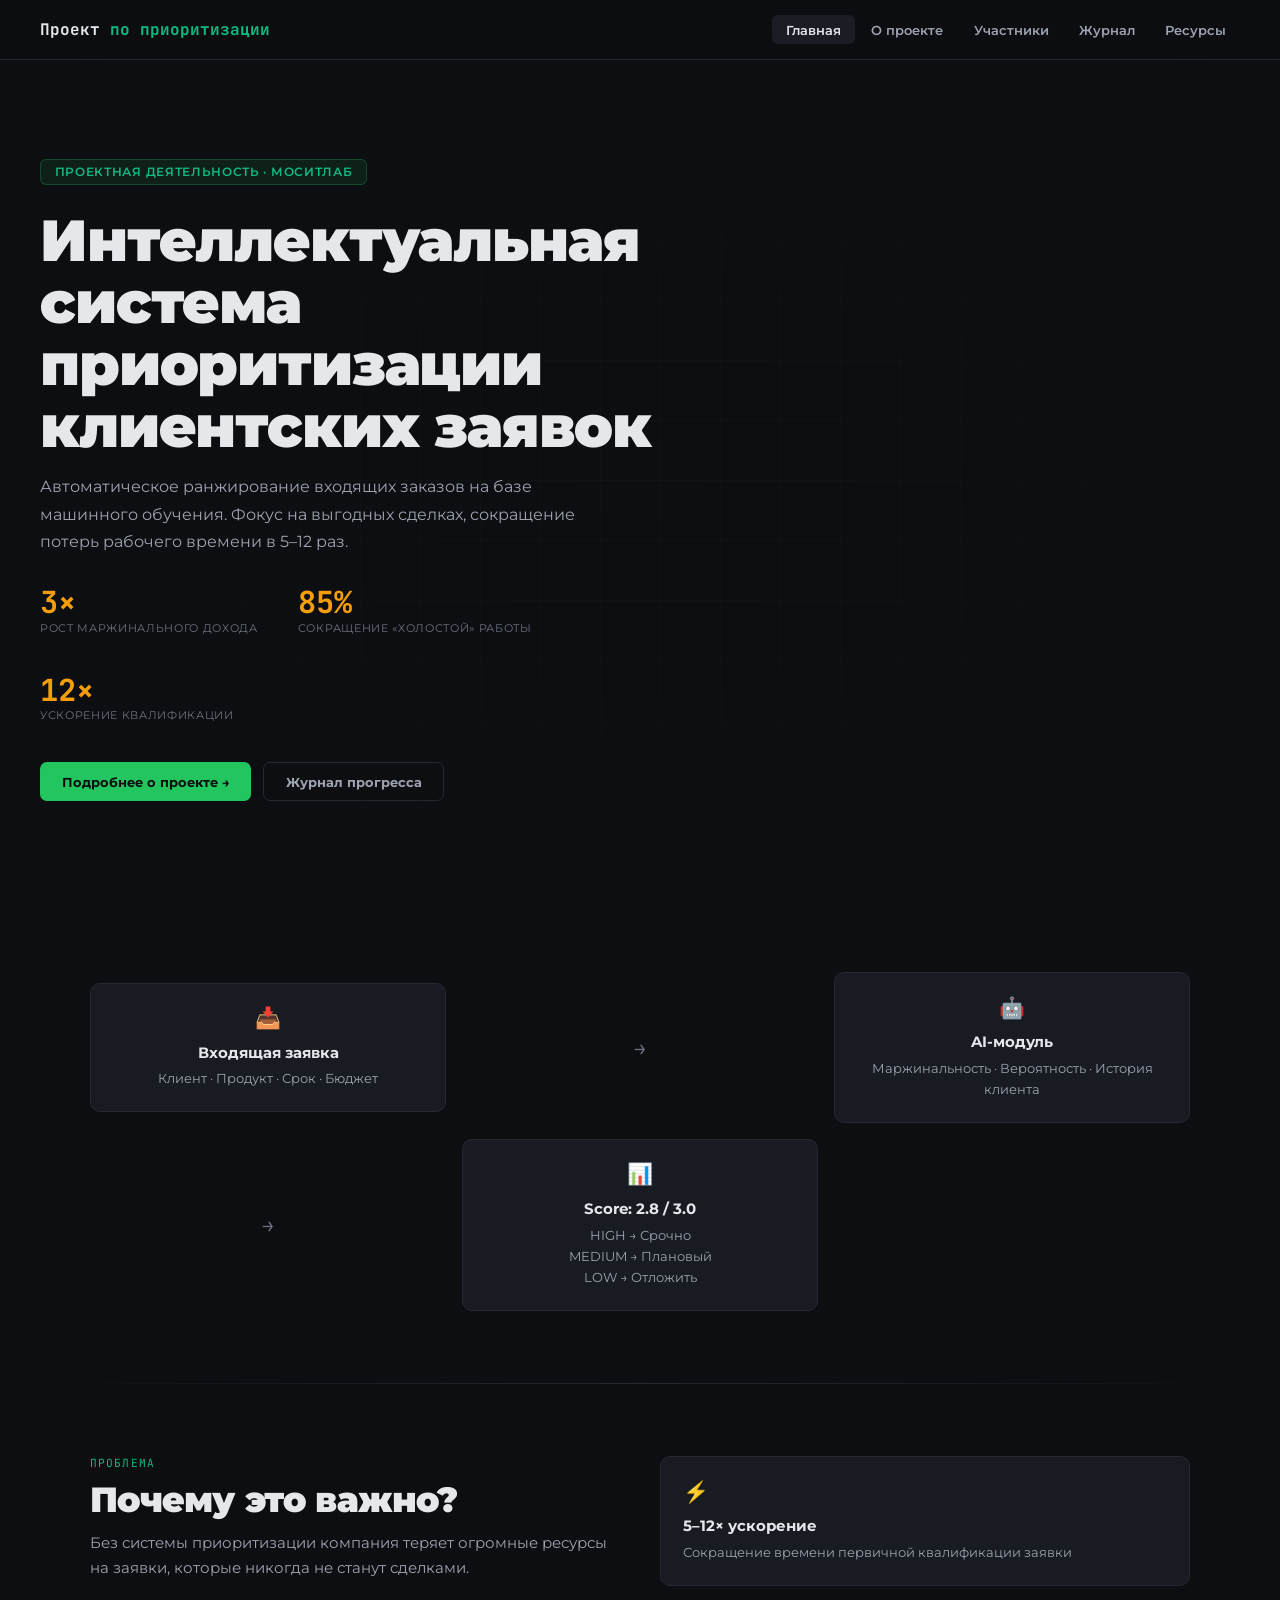
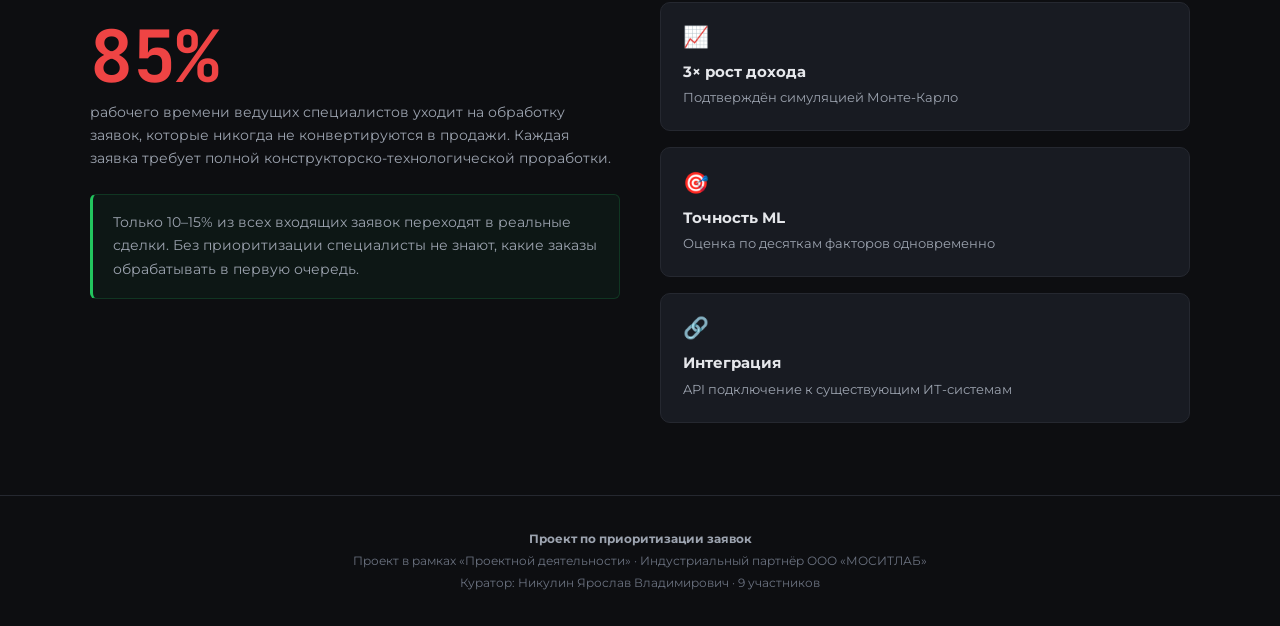
<file: site/Колесник Дмитрий/mositlab-site/index.html>
<!DOCTYPE html>
<html lang="ru">
<head>
    <meta charset="UTF-8">
    <meta name="viewport" content="width=device-width, initial-scale=1.0">
    <title>Проект по приоритизации заявок</title>
    <link rel="stylesheet" href="css/style.css">
</head>
<body>
<nav>
    <a href="#" class="nav-logo" onclick="return showPage('home')">Проект <span>по приоритизации</span></a>
    <ul class="nav-links">
        <li><a href="#" id="nav-home" class="active" onclick="return showPage('home')">Главная</a></li>
        <li><a href="#" id="nav-about" onclick="return showPage('about')">О проекте</a></li>
        <li><a href="#" id="nav-team" onclick="return showPage('team')">Участники</a></li>
        <li><a href="#" id="nav-journal" onclick="return showPage('journal')">Журнал</a></li>
        <li><a href="#" id="nav-resources" onclick="return showPage('resources')">Ресурсы</a></li>
    </ul>
</nav>

<main>
    <section id="page-home" class="page active">
        <div class="hero">
            <div class="hero-grid"></div>
            <div class="hero-content">
                <div class="hero-badge">Проектная деятельность · МОСИТЛАБ</div>
                <h1>Интеллектуальная система приоритизации клиентских заявок</h1>
                <p class="hero-sub">Автоматическое ранжирование входящих заказов на базе машинного обучения. Фокус на выгодных сделках, сокращение потерь рабочего времени в 5–12 раз.</p>
                <div class="hero-stats">
                    <div class="stat"><span class="stat-num">3×</span><span class="stat-label">Рост маржинального дохода</span></div>
                    <div class="stat"><span class="stat-num">85%</span><span class="stat-label">Сокращение «холостой» работы</span></div>
                    <div class="stat"><span class="stat-num">12×</span><span class="stat-label">Ускорение квалификации</span></div>
                </div>
                <div class="hero-buttons">
                    <a href="#" class="btn btn-primary" onclick="return showPage('about')">Подробнее о проекте →</a>
                    <a href="#" class="btn btn-ghost" onclick="return showPage('journal')">Журнал прогресса</a>
                </div>
            </div>
        </div>
        <div class="section">
            <div class="cards" style="grid-template-columns: repeat(3, 1fr); align-items: center; text-align: center;">
                <div class="card">
                    <div class="card-icon">📥</div>
                    <div class="card-title">Входящая заявка</div>
                    <div class="card-text">Клиент · Продукт · Срок · Бюджет</div>
                </div>
                <div style="font-size: 1.5rem; color: var(--text3);">→</div>
                <div class="card">
                    <div class="card-icon">🤖</div>
                    <div class="card-title">AI-модуль</div>
                    <div class="card-text">Маржинальность · Вероятность · История клиента</div>
                </div>
                <div style="font-size: 1.5rem; color: var(--text3);">→</div>
                <div class="card">
                    <div class="card-icon">📊</div>
                    <div class="card-title">Score: 2.8 / 3.0</div>
                    <div class="card-text">HIGH → Срочно<br>MEDIUM → Плановый<br>LOW → Отложить</div>
                </div>
            </div>
        </div>
        <hr class="fancy">
        <div class="section">
            <div class="problem-grid">
                <div>
                    <div class="section-label">Проблема</div>
                    <div class="section-title">Почему это важно?</div>
                    <p class="section-sub">Без системы приоритизации компания теряет огромные ресурсы на заявки, которые никогда не станут сделками.</p>
                    <div class="big-number">85%</div>
                    <p style="color:var(--text2); font-size:0.9rem; line-height:1.6; margin-bottom:1.5rem;">рабочего времени ведущих специалистов уходит на обработку заявок, которые никогда не конвертируются в продажи. Каждая заявка требует полной конструкторско-технологической проработки.</p>
                    <div class="highlight-box">
                        <p>Только 10–15% из всех входящих заявок переходят в реальные сделки. Без приоритизации специалисты не знают, какие заказы обрабатывать в первую очередь.</p>
                    </div>
                </div>
                <div class="cards">
                    <div class="card"><div class="card-icon">⚡</div><div class="card-title">5–12× ускорение</div><div class="card-text">Сокращение времени первичной квалификации заявки</div></div>
                    <div class="card"><div class="card-icon">📈</div><div class="card-title">3× рост дохода</div><div class="card-text">Подтверждён симуляцией Монте-Карло</div></div>
                    <div class="card"><div class="card-icon">🎯</div><div class="card-title">Точность ML</div><div class="card-text">Оценка по десяткам факторов одновременно</div></div>
                    <div class="card"><div class="card-icon">🔗</div><div class="card-title">Интеграция</div><div class="card-text">API подключение к существующим ИТ-системам</div></div>
                </div>
            </div>
        </div>
    </section>

    <section id="page-about" class="page">
        <div class="section">
            <div class="section-label">О проекте</div>
            <div class="section-title">Разработка информационной системы приоритизации клиентских заявок</div>
            <p class="section-sub">Проект реализован для индустриального партнёра ООО «МОСИТЛАБ» в рамках проектной деятельности.</p>
            
            <div class="section-label" style="margin-top:2rem;">Архитектура системы</div>
            <div class="arch-diagram">
                <div class="arch-box"><strong>CRM / ERP</strong><span>Источники данных<br>Заявки, Клиенты, История</span></div>
                <div class="arch-arrow">→</div>
                <div class="arch-box"><strong>API Gateway</strong><span>REST API<br>Авторизация, Маршрутизация</span></div>
                <div class="arch-arrow">→</div>
                <div class="arch-box"><strong>ML Engine</strong><span>XGBoost / Random Forest<br>Скоринг 0–3, SHAP</span></div>
                <div class="arch-arrow">→</div>
                <div class="arch-box"><strong>Web Dashboard</strong><span>Интерфейс менеджера<br>Аналитика, Трассировка</span></div>
            </div>

            <div class="timeline">
                <div class="tl-item"><div class="tl-num">Этап 01</div><div class="tl-title">Анализ и сбор данных</div><div class="tl-text">Глубокий анализ бизнес-процессов «as-is» в МОСИТЛАБ. Получены реальные исторические данные о заказах для обучения модели. Разработана схема предварительной обработки и обогащения заявок. Проведено более 15 интервью с ключевыми специалистами компании.</div></div>
                <div class="tl-item"><div class="tl-num">Этап 02</div><div class="tl-title">Разработка AI-модели ранжирования</div><div class="tl-text">Создан и протестирован MVP AI-модели на базе градиентного бустинга. Модель оценивает перспективность каждой заявки по десяткам факторов: маржинальность, вероятность закрытия, сложность исполнения, история клиента. Результат — приоритет High / Medium / Low с объяснимостью решений.</div></div>
                <div class="tl-item"><div class="tl-num">Этап 03</div><div class="tl-title">Backend и интеграционная архитектура</div><div class="tl-text">Реализована серверная часть, REST API, механизмы автоматической загрузки заявок из существующих систем заказчика (CRM, 1C ERP) и расчёта приоритетов в реальном времени. Система работает в асинхронном режиме с гарантией доставки результатов.</div></div>
                <div class="tl-item"><div class="tl-num">Этап 04</div><div class="tl-title">Веб-интерфейс и тестирование</div><div class="tl-text">Создан удобный дашборд для работы с приоритетами, реализована полная трассировка решений. Проведено end-to-end тестирование на реальных данных. Симуляция Монте-Карло подтвердила значительный рост маржинального дохода — до 3× по оптимистичному сценарию.</div></div>
            </div>
        </div>
    </section>

    <section id="page-team" class="page">
        <div class="section">
            <div class="section-label">Команда проекта</div>
            <div class="section-title">Участники и их вклад</div>
            <p class="section-sub">Проект реализован командой из 9 студентов под руководством куратора.</p>
            
            <div class="leader-section">
                <div class="team-card" style="border-color: var(--accent);">
                    <div class="avatar">НЯ</div>
                    <div class="team-name">Никулин Ярослав Владимирович</div>
                    <div class="team-group">Куратор проекта</div>
                    <div class="team-role">Научный руководитель</div>
                    <div class="team-contrib">Общее руководство проектом, экспертиза в области машинного обучения и бизнес-аналитики. Координация взаимодействия с индустриальным партнёром ООО «МОСИТЛАБ».</div>
                </div>
            </div>

            <div class="section-label">Участники</div>
            <div class="team-grid">
                <div class="team-card"><div class="avatar">АР</div><div class="team-name">Ашрафулин Рамиль Русланович</div><div class="team-group">Группа 231-321</div><div class="team-role">🔬 Анализ данных</div><div class="team-contrib">Разработка системы признаков (фичей) для ML-модели. Предобработка исторических данных заказов, нормализация и очистка. Реализация pipeline трансформации данных для обучения и инференса.</div></div>
                <div class="team-card"><div class="avatar">БД</div><div class="team-name">Бекмуратов Дилмурат Бекмуратович</div><div class="team-group">Группа 231-321</div><div class="team-role">🤖 ML-разработка</div><div class="team-contrib">Обучение и валидация модели классификации приоритетов. Подбор гиперпараметров, оценка качества предсказаний. Реализация механизма объяснимости решений на основе SHAP-значений.</div></div>
                <div class="team-card"><div class="avatar">БЕ</div><div class="team-name">Блюдова Екатерина Викторовна</div><div class="team-group">Группа 251-334</div><div class="team-role">📋 Бизнес-аналитика</div><div class="team-contrib">Проведение интервью с сотрудниками МОСИТЛАБ, описание бизнес-процессов «as-is». Формирование технического задания, документирование функциональных и нефункциональных требований к системе.</div></div>
                <div class="team-card"><div class="avatar">ВР</div><div class="team-name">Волков Роман Сергеевич</div><div class="team-group">Группа 231-323</div><div class="team-role">⚙️ Backend</div><div class="team-contrib">Реализация серверной части на Python/FastAPI. Разработка REST API для взаимодействия с фронтендом и ML-модулем. Настройка очередей задач и асинхронной обработки заявок.</div></div>
                <div class="team-card"><div class="avatar">ГМ</div><div class="team-name">Гаджиагаев Магомедсаид Мамедович</div><div class="team-group">Группа 231-3213</div><div class="team-role">🔗 Интеграция</div><div class="team-contrib">Разработка коннекторов к CRM и 1C ERP заказчика. Реализация автоматической синхронизации заявок. Проектирование схемы базы данных и слоя хранения данных.</div></div>
                <div class="team-card"><div class="avatar">ГД</div><div class="team-name">Горячко Дарья Романовна</div><div class="team-group">Группа 241-321</div><div class="team-role">🎨 UX/UI и веб</div><div class="team-contrib">Проектирование пользовательского интерфейса дашборда. Разработка прототипов и макетов в Figma. Реализация фронтенда с визуализацией приоритетов, фильтрацией и сортировкой заявок.</div></div>
                <div class="team-card"><div class="avatar">ЗМ</div><div class="team-name">Зотов Михаил Павлович</div><div class="team-group">Группа 241-334</div><div class="team-role">📊 Эконом. моделирование</div><div class="team-contrib">Построение экономической модели и симуляции Монте-Карло. Расчёт ROI и оценка экономического эффекта от внедрения системы. Подготовка финансового раздела отчёта.</div></div>
                <div class="team-card"><div class="avatar">КА</div><div class="team-name">Качалиев Аким Эдемович</div><div class="team-group">Группа 251-951</div><div class="team-role">🧪 Тестирование и QA</div><div class="team-contrib">Разработка тест-плана и написание автоматических тестов. Проведение end-to-end тестирования системы на реальных данных. Нагрузочное тестирование API и выявление узких мест производительности.</div></div>
                <div class="team-card"><div class="avatar">КД</div><div class="team-name">Колесник Дмитрий Сергеевич</div><div class="team-group">Группа 251-333</div><div class="team-role">🤖 ML-инженер</div><div class="team-contrib">Написание технической документации, руководства пользователя и администратора. Настройка CI/CD pipeline, Docker-контейнеризация системы. Подготовка презентации финального отчёта.</div></div>
            </div>
        </div>
    </section>

    <section id="page-journal" class="page">
        <div class="section">
            <div class="section-label">Журнал прогресса</div>
            <div class="section-title">История разработки</div>
            <p class="section-sub">Ключевые события и достижения проекта в хронологическом порядке.</p>
            <div class="posts">
                <article class="post">
                    <div class="post-body">
                        <div class="post-meta"><span class="post-date">04 · ЭТАП IV</span><span class="tag">Финальный</span></div>
                        <h3 class="post-title">Запущен веб-интерфейс и проведено комплексное тестирование</h3>
                        <p class="post-text">Создан удобный дашборд для работы с приоритетами заявок. Интерфейс отображает распределение по уровням приоритета, детальную карточку каждой заявки с объяснением решения AI, тренды и аналитику. Реализована полная трассировка — менеджер видит, какие факторы повлияли на оценку. Проведено end-to-end тестирование на реальных данных МОСИТЛАБ. Симуляция Монте-Карло (10 000 итераций) подтвердила экономический эффект: рост маржинального дохода в 1.7–3.0× в зависимости от сценария. Система готова к пилотному внедрению.</p>
                        <div style="margin-top:0.5rem; color:var(--text3); font-size:0.8rem;">✓ Готово к внедрению · Монте-Карло · 10 000 итераций</div>
                    </div>
                </article>
                <article class="post">
                    <div class="post-body">
                        <div class="post-meta"><span class="post-date">03 · ЭТАП III</span><span class="tag">Backend</span></div>
                        <h3 class="post-title">Разработан backend и интеграционная архитектура</h3>
                        <p class="post-text">Реализована серверная часть на FastAPI (Python). Спроектированы и задокументированы REST API endpoints для управления заявками, получения приоритетов и доступа к аналитике. Настроена очередь задач на Celery + Redis для асинхронного расчёта приоритетов. Разработаны коннекторы для автоматической загрузки заявок из CRM и 1C ERP МОСИТЛАБ. Интеграция работает в режиме реального времени с polling-интервалом 5 минут. Вся инфраструктура упакована в Docker Compose для простого развёртывания.</p>
                        <div style="margin-top:0.5rem; color:var(--text3); font-size:0.8rem;">FastAPI · Celery · Docker</div>
                    </div>
                </article>
                <article class="post">
                    <div class="post-body">
                        <div class="post-meta"><span class="post-date">02 · ЭТАП II</span><span class="tag">Machine Learning</span></div>
                        <h3 class="post-title">Внедрён алгоритм ранжирования на основе машинного обучения</h3>
                        <p class="post-text">Создан и протестирован MVP AI-модели, которая оценивает перспективность каждой заявки по десяткам факторов и присваивает приоритет (HIGH / MEDIUM / LOW). Испытано несколько алгоритмов: Logistic Regression, Random Forest, XGBoost. По совокупности метрик (F1-score, ROC-AUC, скорость инференса) выбран XGBoost. Достигнута точность 81% на отложенной выборке. Внедрена объяснимость решений через SHAP-значения — специалист видит, почему заявке присвоен тот или иной приоритет.</p>
                        <div style="margin-top:0.5rem; color:var(--text3); font-size:0.8rem;">XGBoost · F1=0.81 · AUC=0.87</div>
                    </div>
                </article>
                <article class="post">
                    <div class="post-body">
                        <div class="post-meta"><span class="post-date">01 · ЭТАП I</span><span class="tag">Анализ</span></div>
                        <h3 class="post-title">Добавлен модуль анализа и сбора данных</h3>
                        <p class="post-text">Команда завершила глубокий анализ бизнес-процессов «as-is» в МОСИТЛАБ и получила реальные исторические данные о заказах для обучения модели. Проведено более 15 интервью с ключевыми специалистами компании — коммерческим директором, руководителями отделов и инженерами-конструкторами. Составлен реестр всех факторов, влияющих на успешность сделки. Разработана схема предварительной обработки и обогащения заявок: нормализация, обработка пропусков, кодирование категориальных переменных. Результаты задокументированы в виде Data Specification документа.</p>
                        <div style="margin-top:0.5rem; color:var(--text3); font-size:0.8rem;">Завершено · 9 участников · 3 недели</div>
                    </div>
                </article>
            </div>
        </div>
    </section>

    <section id="page-resources" class="page">
        <div class="section">
            <div class="section-label">Ресурсы</div>
            <div class="section-title">Полезные материалы</div>
            <p class="section-sub">Ссылки на партнёра, академические статьи и инструменты, которые помогут глубже понять суть проекта.</p>
            <div class="section-label" style="margin-top:1.5rem;">Индустриальный партнёр</div>
            <div class="resources-grid">
                <a href="https://mositlab.ru" class="res-card" target="_blank"><div class="res-type">🏢 Партнёр</div><div class="res-title">ООО «МОСИТЛАБ»</div><div class="res-desc">Индустриальный партнёр проекта. Производственная компания, специализирующаяся на разработке и изготовлении сложных технических изделий под заказ.</div><div class="res-link">mositlab.ru →</div></a>
            </div>
            <div class="section-label" style="margin-top:2rem;">Академические материалы</div>
            <div class="resources-grid">
                <a href="https://scikit-learn.org" class="res-card" target="_blank"><div class="res-type">Документация · ML</div><div class="res-title">Scikit-learn: Supervised Learning</div><div class="res-desc">Официальная документация по алгоритмам машинного обучения, использованным в проекте: Random Forest, Gradient Boosting, оценка качества моделей.</div><div class="res-link">scikit-learn.org →</div></a>
                <a href="https://xgboost.readthedocs.io" class="res-card" target="_blank"><div class="res-type">Документация · ML</div><div class="res-title">XGBoost Documentation</div><div class="res-desc">Документация по XGBoost — основному алгоритму градиентного бустинга, применённому для классификации приоритетов заявок. Включает туториалы и API-reference.</div><div class="res-link">xgboost.readthedocs.io →</div></a>
                <a href="https://shap.readthedocs.io" class="res-card" target="_blank"><div class="res-type">Документация · XAI</div><div class="res-title">SHAP: Explainable AI</div><div class="res-desc">Библиотека для объяснения предсказаний ML-моделей. Используется в проекте для трассировки решений: какие факторы и насколько повлияли на приоритет заявки.</div><div class="res-link">shap.readthedocs.io →</div></a>
                <a href="https://fastapi.tiangolo.com" class="res-card" target="_blank"><div class="res-type">Документация · Backend</div><div class="res-title">FastAPI Framework</div><div class="res-desc">Современный Python-фреймворк для разработки REST API. Использован для реализации серверной части системы приоритизации с автоматической документацией.</div><div class="res-link">fastapi.tiangolo.com →</div></a>
            </div>
            <div class="section-label" style="margin-top:2rem;">Видео-материалы</div>
            <div class="resources-grid">
                <div class="res-card" style="padding:0; overflow:hidden; border:none;">
                    <div class="video-container">
                        <iframe src="https://www.youtube.com/embed/Gv9_4yMHFhI" title="YouTube video player" frameborder="0" allow="accelerometer; autoplay; clipboard-write; encrypted-media; gyroscope; picture-in-picture" allowfullscreen></iframe>
                    </div>
                    <div style="padding:1rem;">
                        <div class="res-type">Видео · Обучение</div>
                        <div class="res-title">Machine Learning Tutorial</div>
                        <div class="res-desc">Введение в машинное обучение для бизнеса и разработки.</div>
                    </div>
                </div>
            </div>
        </div>
    </section>
</main>

<footer>
    <strong>Проект по приоритизации заявок</strong><br>
    Проект в рамках «Проектной деятельности» · Индустриальный партнёр ООО «МОСИТЛАБ»<br>
    Куратор: Никулин Ярослав Владимирович · 9 участников
</footer>

<script src="js/main.js"></script>
</body>
</html>
</file>
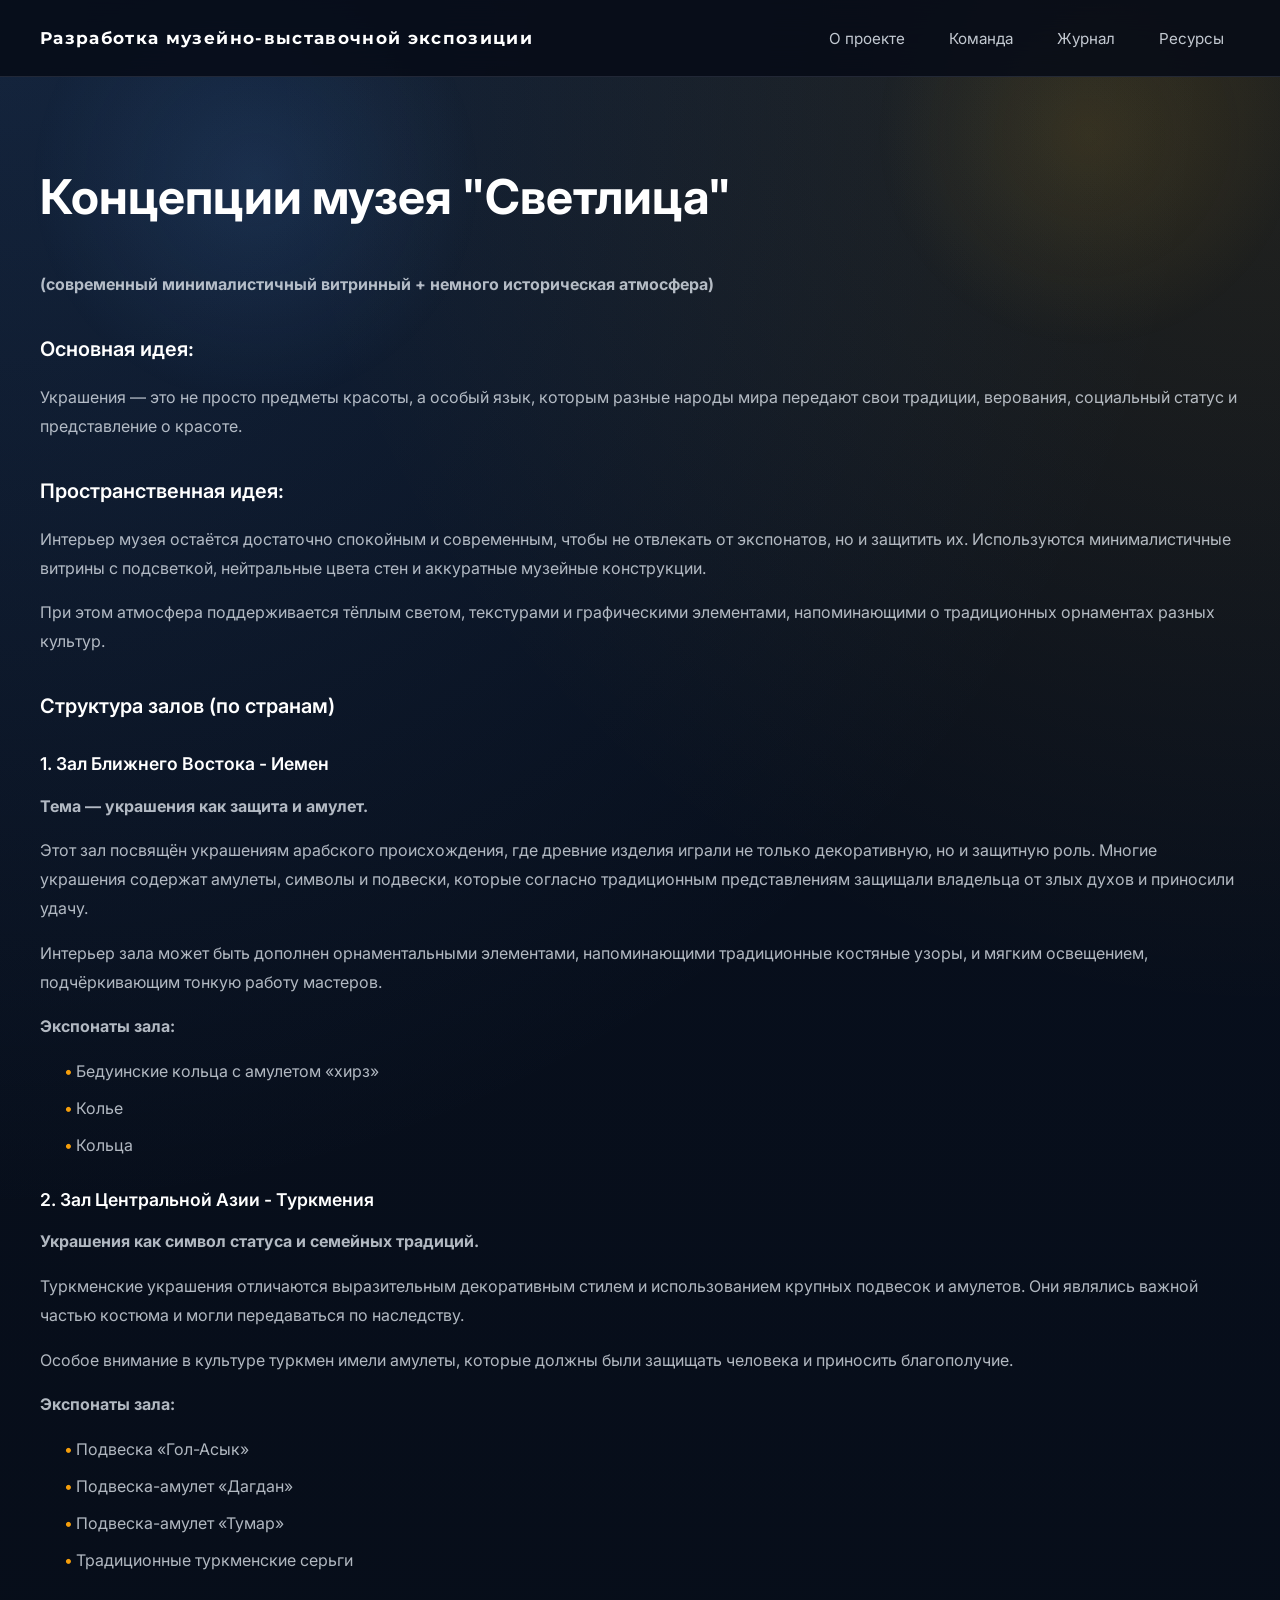
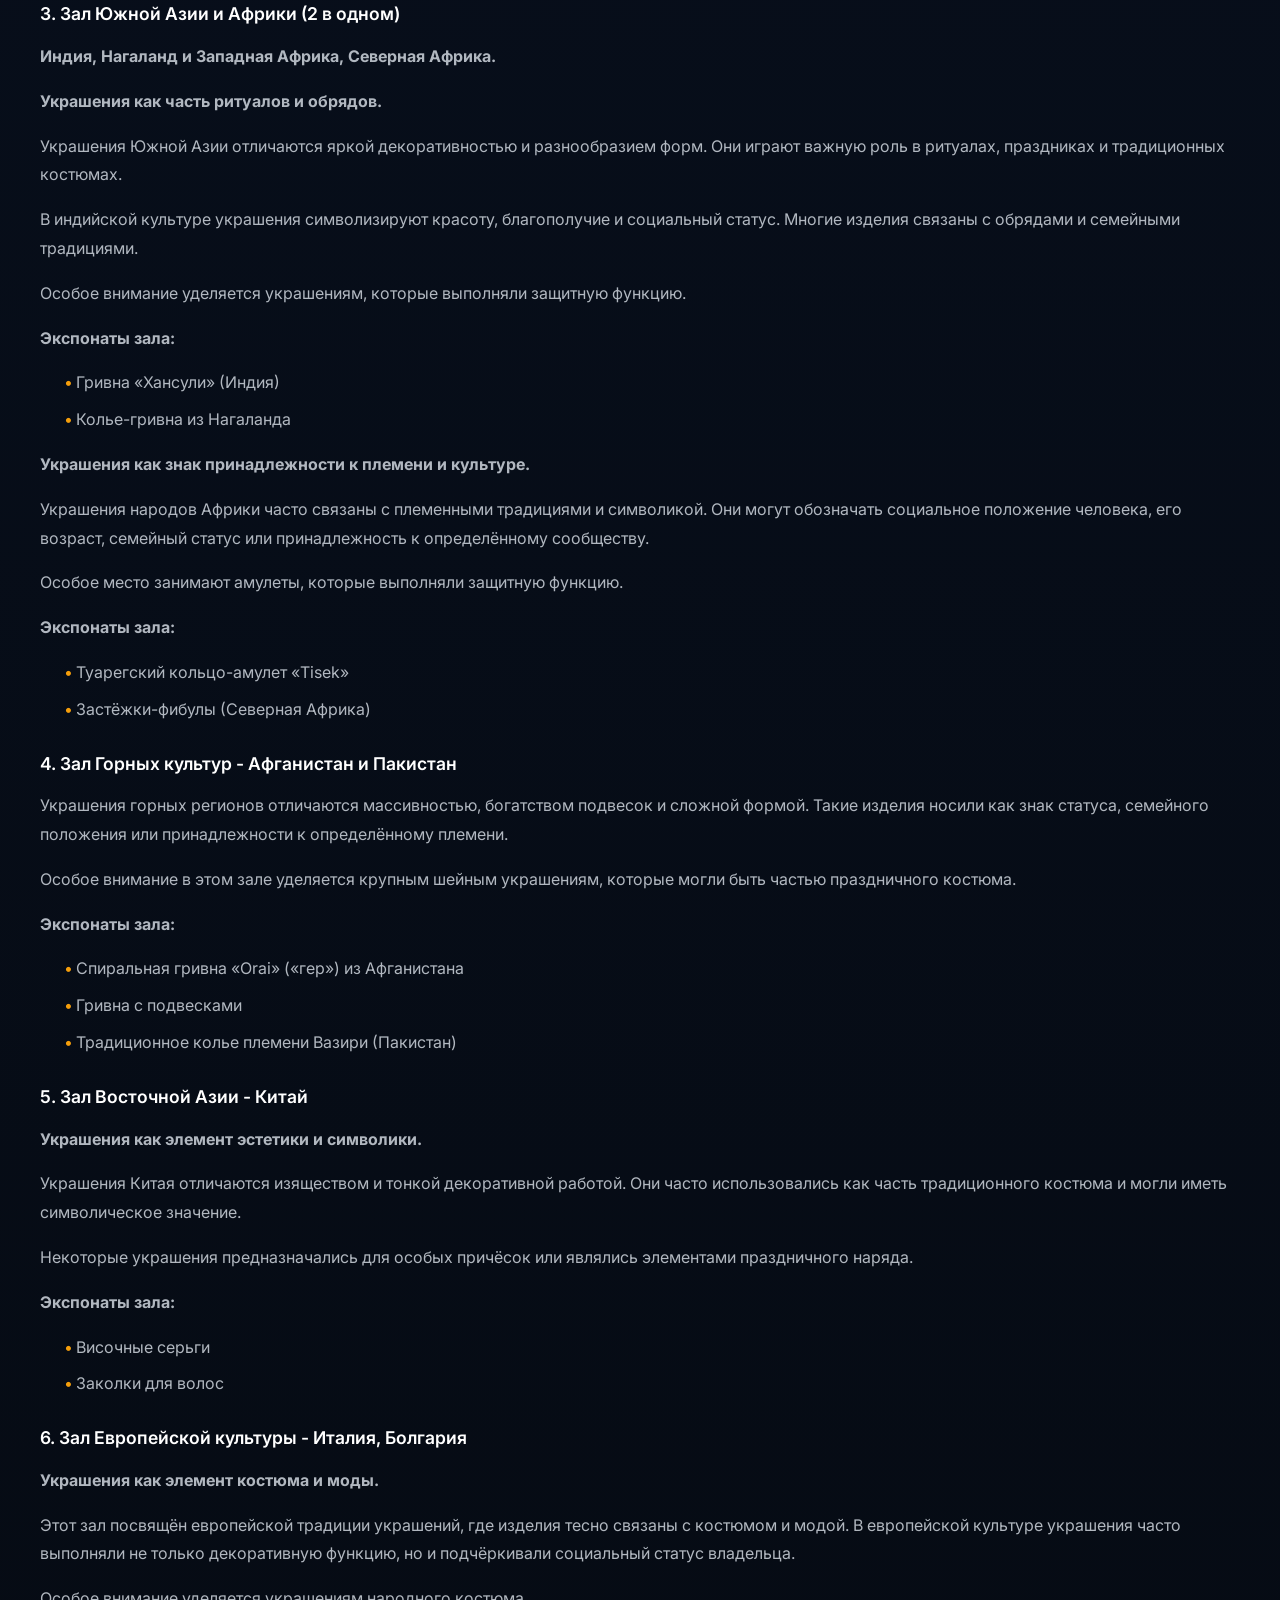
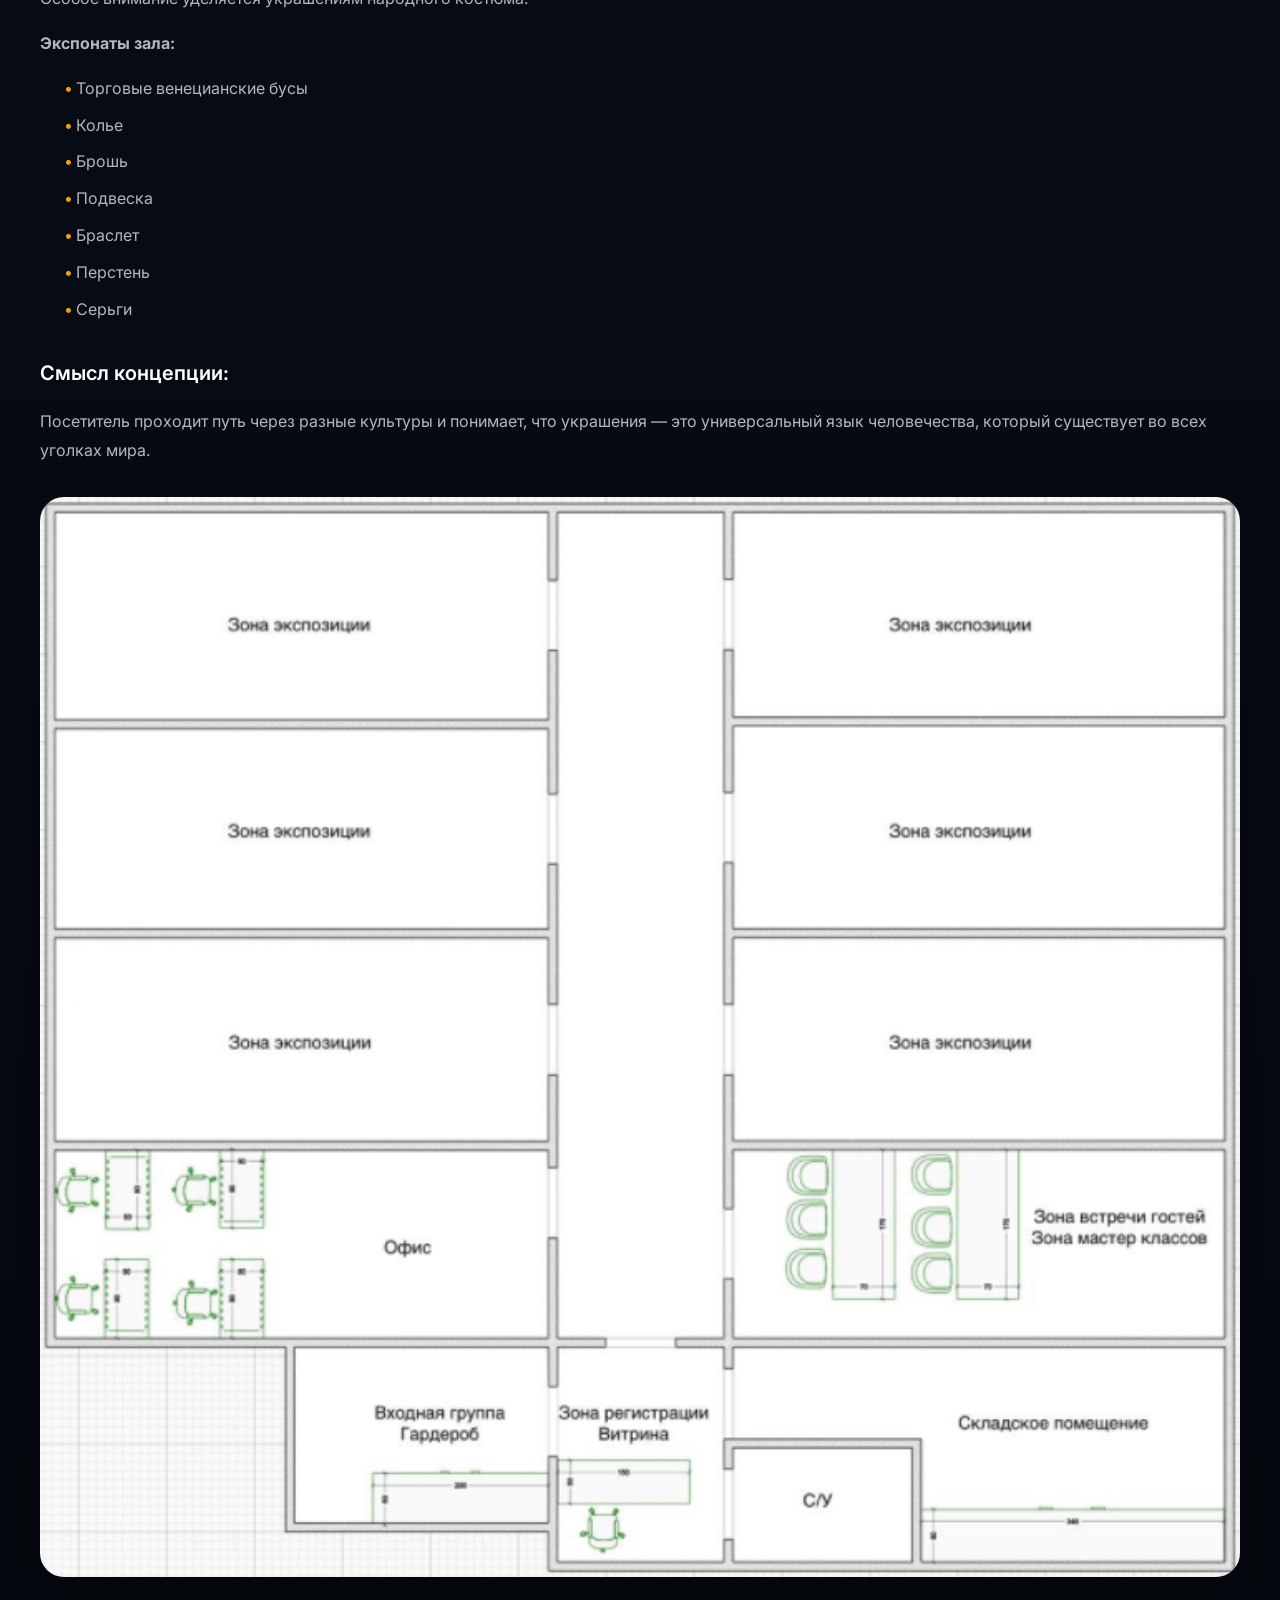
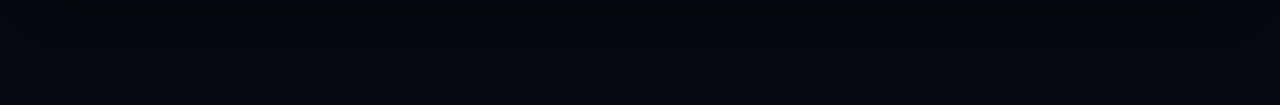
<file: site/Окуньков Максим/vjm-site/journal-1.html>
<!DOCTYPE html>
<html lang="ru">
<head>
    <meta charset="UTF-8">
    <meta name="viewport" content="width=device-width, initial-scale=1.0">
    <title>Исследование аудитории</title>
    <link rel="preconnect" href="https://fonts.googleapis.com">
    <link rel="preconnect" href="https://fonts.gstatic.com" crossorigin>
    <link href="https://fonts.googleapis.com/css2?family=Inter:wght@400;500;600;700;800&family=Montserrat:wght@500;700;800&display=swap" rel="stylesheet">
    <link rel="stylesheet" href="css/style.css">
</head>
<body>
<header class="topbar">
    <div class="container topbar-inner">
        <a class="brand" href="index.html#home">Разработка музейно-выставочной экспозиции</a>
        <nav class="nav">
            <a href="index.html#about">О проекте</a>
            <a href="index.html#team">Команда</a>
            <a href="index.html#journal">Журнал</a>
            <a href="index.html#resources">Ресурсы</a>
        </nav>
    </div>
</header>
<main>
<section class="section">
    <div class="container">
        <div class="section-head">
            <h2 class="section-title">Концепции музея "Светлица"</h2>
        </div>
        <div class="journal-content">
            <p><strong>(современный минималистичный витринный + немного историческая атмосфера)</strong></p>
            
            <h3>Основная идея:</h3>
            <p>Украшения — это не просто предметы красоты, а особый язык, которым разные народы мира передают свои традиции, верования, социальный статус и представление о красоте.</p>
            
            <h3>Пространственная идея:</h3>
            <p>Интерьер музея остаётся достаточно спокойным и современным, чтобы не отвлекать от экспонатов, но и защитить их. Используются минималистичные витрины с подсветкой, нейтральные цвета стен и аккуратные музейные конструкции.</p>
            <p>При этом атмосфера поддерживается тёплым светом, текстурами и графическими элементами, напоминающими о традиционных орнаментах разных культур.</p>
            
            <h3>Структура залов (по странам)</h3>
            
            <h4>1. Зал Ближнего Востока - Иемен</h4>
            <p><strong>Тема — украшения как защита и амулет.</strong></p>
            <p>Этот зал посвящён украшениям арабского происхождения, где древние изделия играли не только декоративную, но и защитную роль. Многие украшения содержат амулеты, символы и подвески, которые согласно традиционным представлениям защищали владельца от злых духов и приносили удачу.</p>
            <p>Интерьер зала может быть дополнен орнаментальными элементами, напоминающими традиционные костяные узоры, и мягким освещением, подчёркивающим тонкую работу мастеров.</p>
            <p><strong>Экспонаты зала:</strong></p>
            <ul>
                <li>Бедуинские кольца с амулетом «хирз»</li>
                <li>Колье</li>
                <li>Кольца</li>
            </ul>
            
            <h4>2. Зал Центральной Азии - Туркмения</h4>
            <p><strong>Украшения как символ статуса и семейных традиций.</strong></p>
            <p>Туркменские украшения отличаются выразительным декоративным стилем и использованием крупных подвесок и амулетов. Они являлись важной частью костюма и могли передаваться по наследству.</p>
            <p>Особое внимание в культуре туркмен имели амулеты, которые должны были защищать человека и приносить благополучие.</p>
            <p><strong>Экспонаты зала:</strong></p>
            <ul>
                <li>Подвеска «Гол-Асык»</li>
                <li>Подвеска-амулет «Дагдан»</li>
                <li>Подвеска-амулет «Тумар»</li>
                <li>Традиционные туркменские серьги</li>
            </ul>
            
            <h4>3. Зал Южной Азии и Африки (2 в одном)</h4>
            <p><strong>Индия, Нагаланд и Западная Африка, Северная Африка.</strong></p>
            <p><strong>Украшения как часть ритуалов и обрядов.</strong></p>
            <p>Украшения Южной Азии отличаются яркой декоративностью и разнообразием форм. Они играют важную роль в ритуалах, праздниках и традиционных костюмах.</p>
            <p>В индийской культуре украшения символизируют красоту, благополучие и социальный статус. Многие изделия связаны с обрядами и семейными традициями.</p>
            <p>Особое внимание уделяется украшениям, которые выполняли защитную функцию.</p>
            <p><strong>Экспонаты зала:</strong></p>
            <ul>
                <li>Гривна «Хансули» (Индия)</li>
                <li>Колье-гривна из Нагаланда</li>
            </ul>
            <p><strong>Украшения как знак принадлежности к племени и культуре.</strong></p>
            <p>Украшения народов Африки часто связаны с племенными традициями и символикой. Они могут обозначать социальное положение человека, его возраст, семейный статус или принадлежность к определённому сообществу.</p>
            <p>Особое место занимают амулеты, которые выполняли защитную функцию.</p>
            <p><strong>Экспонаты зала:</strong></p>
            <ul>
                <li>Туарегский кольцо-амулет «Tisek»</li>
                <li>Застёжки-фибулы (Северная Африка)</li>
            </ul>
            
            <h4>4. Зал Горных культур - Афганистан и Пакистан</h4>
            <p>Украшения горных регионов отличаются массивностью, богатством подвесок и сложной формой. Такие изделия носили как знак статуса, семейного положения или принадлежности к определённому племени.</p>
            <p>Особое внимание в этом зале уделяется крупным шейным украшениям, которые могли быть частью праздничного костюма.</p>
            <p><strong>Экспонаты зала:</strong></p>
            <ul>
                <li>Спиральная гривна «Orai» («гер») из Афганистана</li>
                <li>Гривна с подвесками</li>
                <li>Традиционное колье племени Вазири (Пакистан)</li>
            </ul>
            
            <h4>5. Зал Восточной Азии - Китай</h4>
            <p><strong>Украшения как элемент эстетики и символики.</strong></p>
            <p>Украшения Китая отличаются изяществом и тонкой декоративной работой. Они часто использовались как часть традиционного костюма и могли иметь символическое значение.</p>
            <p>Некоторые украшения предназначались для особых причёсок или являлись элементами праздничного наряда.</p>
            <p><strong>Экспонаты зала:</strong></p>
            <ul>
                <li>Височные серьги</li>
                <li>Заколки для волос</li>
            </ul>
            
            <h4>6. Зал Европейской культуры - Италия, Болгария</h4>
            <p><strong>Украшения как элемент костюма и моды.</strong></p>
            <p>Этот зал посвящён европейской традиции украшений, где изделия тесно связаны с костюмом и модой. В европейской культуре украшения часто выполняли не только декоративную функцию, но и подчёркивали социальный статус владельца.</p>
            <p>Особое внимание уделяется украшениям народного костюма.</p>
            <p><strong>Экспонаты зала:</strong></p>
            <ul>
                <li>Торговые венецианские бусы</li>
                <li>Колье</li>
                <li>Брошь</li>
                <li>Подвеска</li>
                <li>Браслет</li>
                <li>Перстень</li>
                <li>Серьги</li>
            </ul>
            
            <h3>Смысл концепции:</h3>
            <p>Посетитель проходит путь через разные культуры и понимает, что украшения — это универсальный язык человечества, который существует во всех уголках мира.</p>
        </div>
        <img src="media/d1.2.png" alt="Концепция музея 2" class="journal-image">
    </div>
</section>
</main>
</body>
</html>
</file>
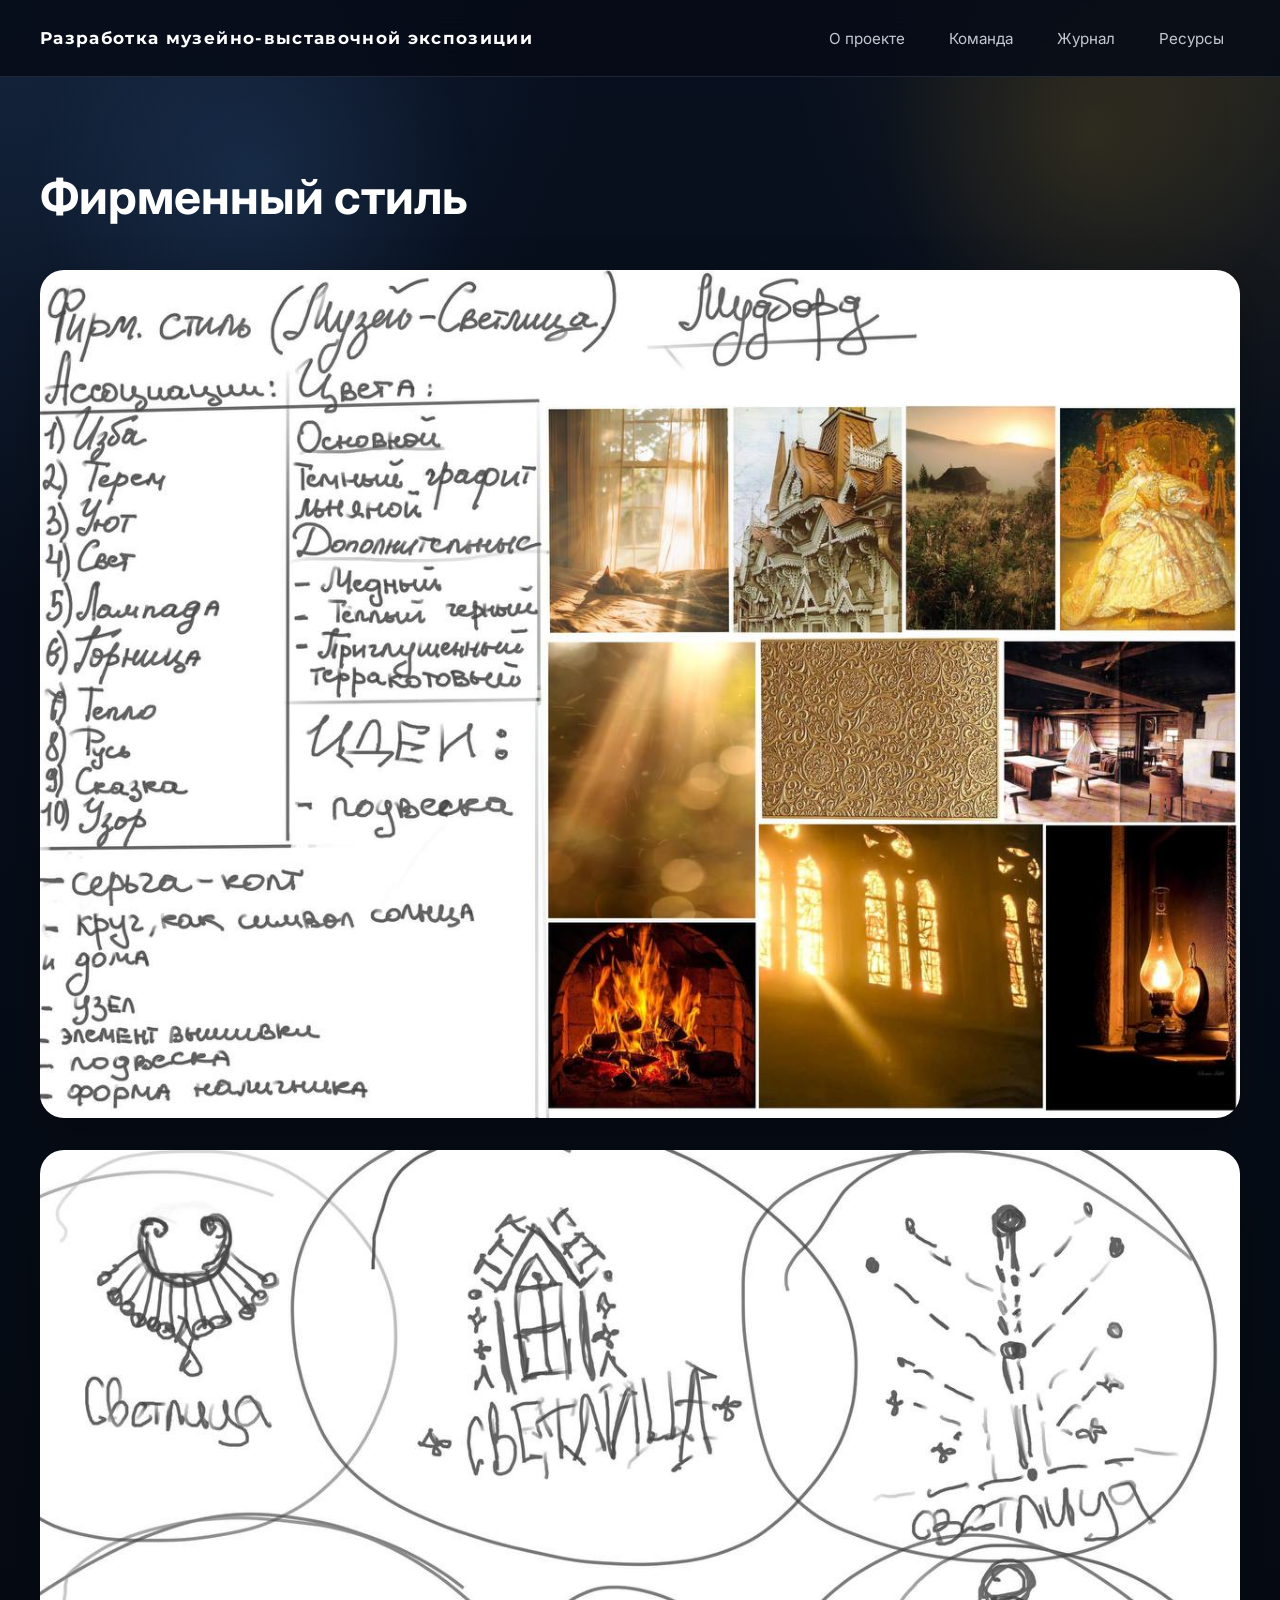
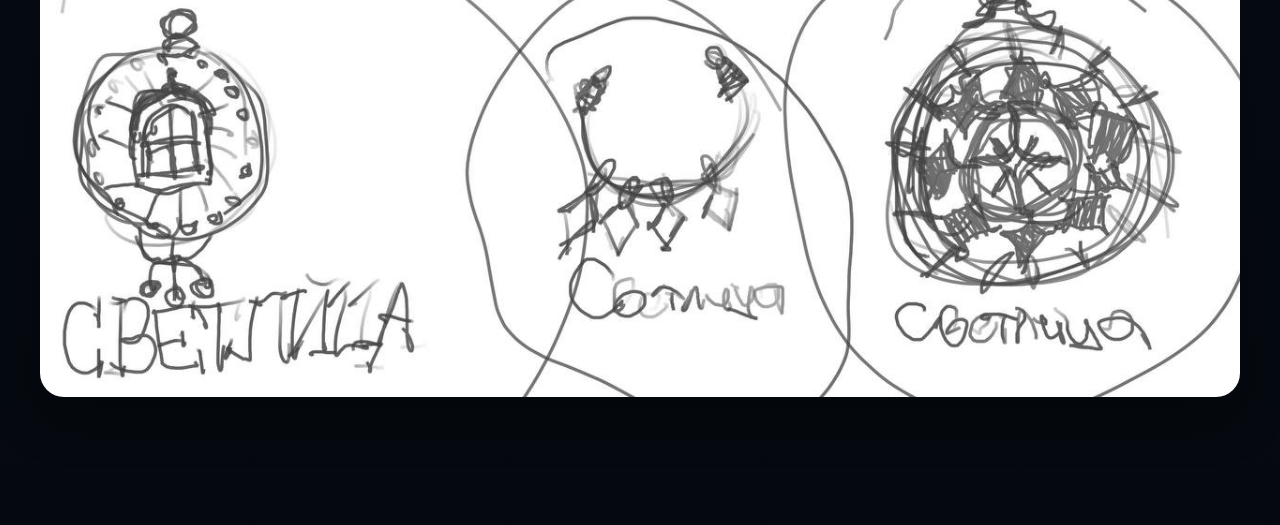
<file: site/Окуньков Максим/vjm-site/journal-2.html>
<!DOCTYPE html>
<html lang="ru">
<head>
    <meta charset="UTF-8">
    <meta name="viewport" content="width=device-width, initial-scale=1.0">
    <title>Дизайн выставки</title>
    <link rel="preconnect" href="https://fonts.googleapis.com">
    <link rel="preconnect" href="https://fonts.gstatic.com" crossorigin>
    <link href="https://fonts.googleapis.com/css2?family=Inter:wght@400;500;600;700;800&family=Montserrat:wght@500;700;800&display=swap" rel="stylesheet">
    <link rel="stylesheet" href="css/style.css">
</head>
<body>
<header class="topbar">
    <div class="container topbar-inner">
        <a class="brand" href="index.html#home">Разработка музейно-выставочной экспозиции</a>
        <nav class="nav">
            <a href="index.html#about">О проекте</a>
            <a href="index.html#team">Команда</a>
            <a href="index.html#journal">Журнал</a>
            <a href="index.html#resources">Ресурсы</a>
        </nav>
    </div>
</header>
<main>
<section class="section">
    <div class="container">
        <div class="section-head">
            <h2 class="section-title">Фирменный стиль</h2>
        </div>
        <img src="media/d2.1.jpg" alt="Фирменный стиль 1" class="journal-image">
        <img src="media/d2.2.jpg" alt="Фирменный стиль 2" class="journal-image">
    </div>
</section>
</main>
</body>
</html>
</file>
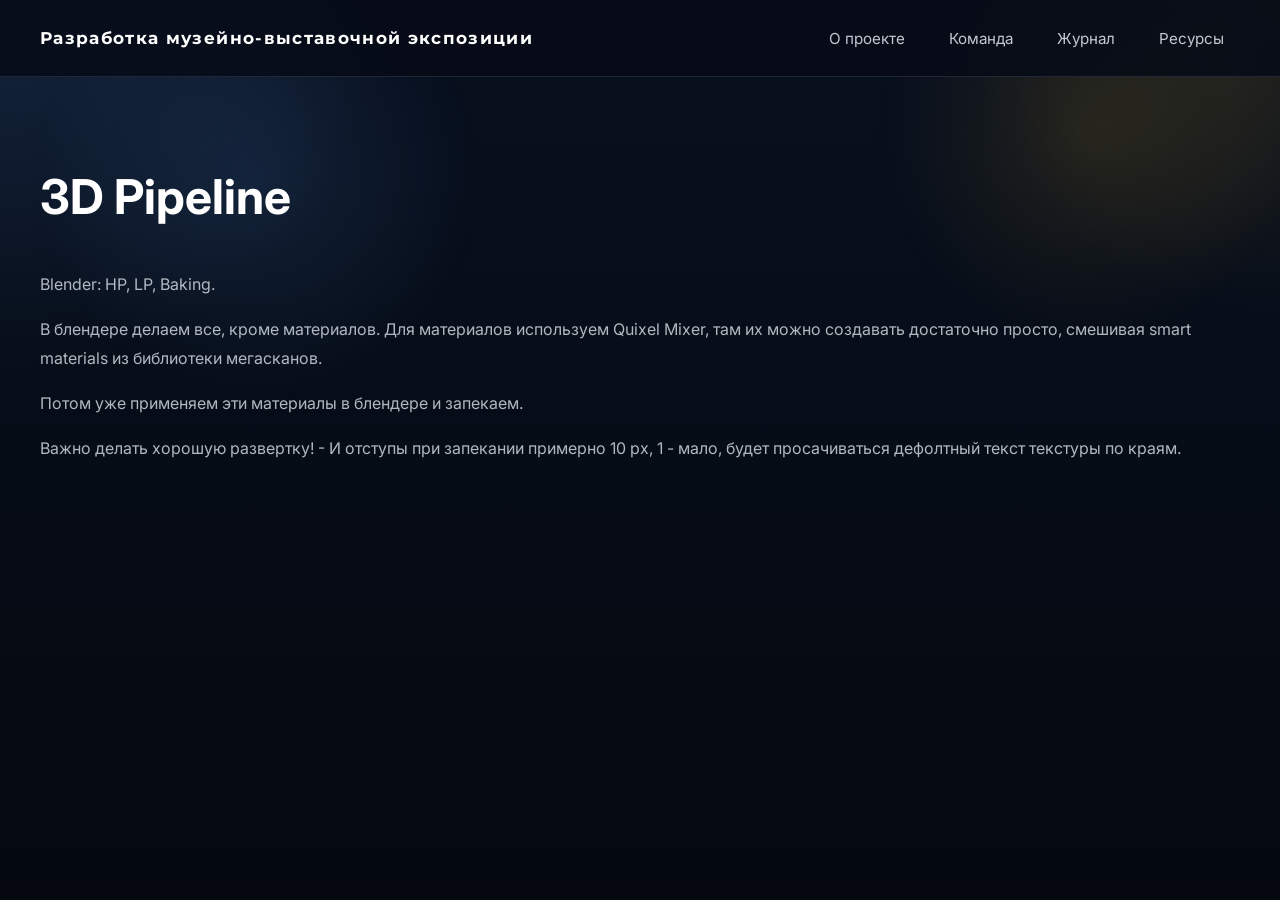
<file: site/Окуньков Максим/vjm-site/journal-3.html>
<!DOCTYPE html>
<html lang="ru">
<head>
    <meta charset="UTF-8">
    <meta name="viewport" content="width=device-width, initial-scale=1.0">
    <title>Виртуальный опыт</title>
    <link rel="preconnect" href="https://fonts.googleapis.com">
    <link rel="preconnect" href="https://fonts.gstatic.com" crossorigin>
    <link href="https://fonts.googleapis.com/css2?family=Inter:wght@400;500;600;700;800&family=Montserrat:wght@500;700;800&display=swap" rel="stylesheet">
    <link rel="stylesheet" href="css/style.css">
</head>
<body>
<header class="topbar">
    <div class="container topbar-inner">
        <a class="brand" href="index.html#home">Разработка музейно-выставочной экспозиции</a>
        <nav class="nav">
            <a href="index.html#about">О проекте</a>
            <a href="index.html#team">Команда</a>
            <a href="index.html#journal">Журнал</a>
            <a href="index.html#resources">Ресурсы</a>
        </nav>
    </div>
</header>
<main>
<section class="section">
    <div class="container">
        <div class="section-head">
            <h2 class="section-title">3D Pipeline</h2>
        </div>
        <div class="journal-content">
            <p>Blender: HP, LP, Baking.</p>

            <p>В блендере делаем все, кроме материалов. Для материалов используем Quixel Mixer, там их можно создавать достаточно просто, смешивая smart materials из библиотеки мегасканов.</p>

            <p>Потом уже применяем эти материалы в блендере и запекаем.</p>

            <p>Важно делать хорошую развертку! - И отступы при запекании примерно 10 px, 1 - мало, будет просачиваться дефолтный текст текстуры по краям.</p>
        </div>
    </div>
</section>
</main>
</body>
</html>
</file>
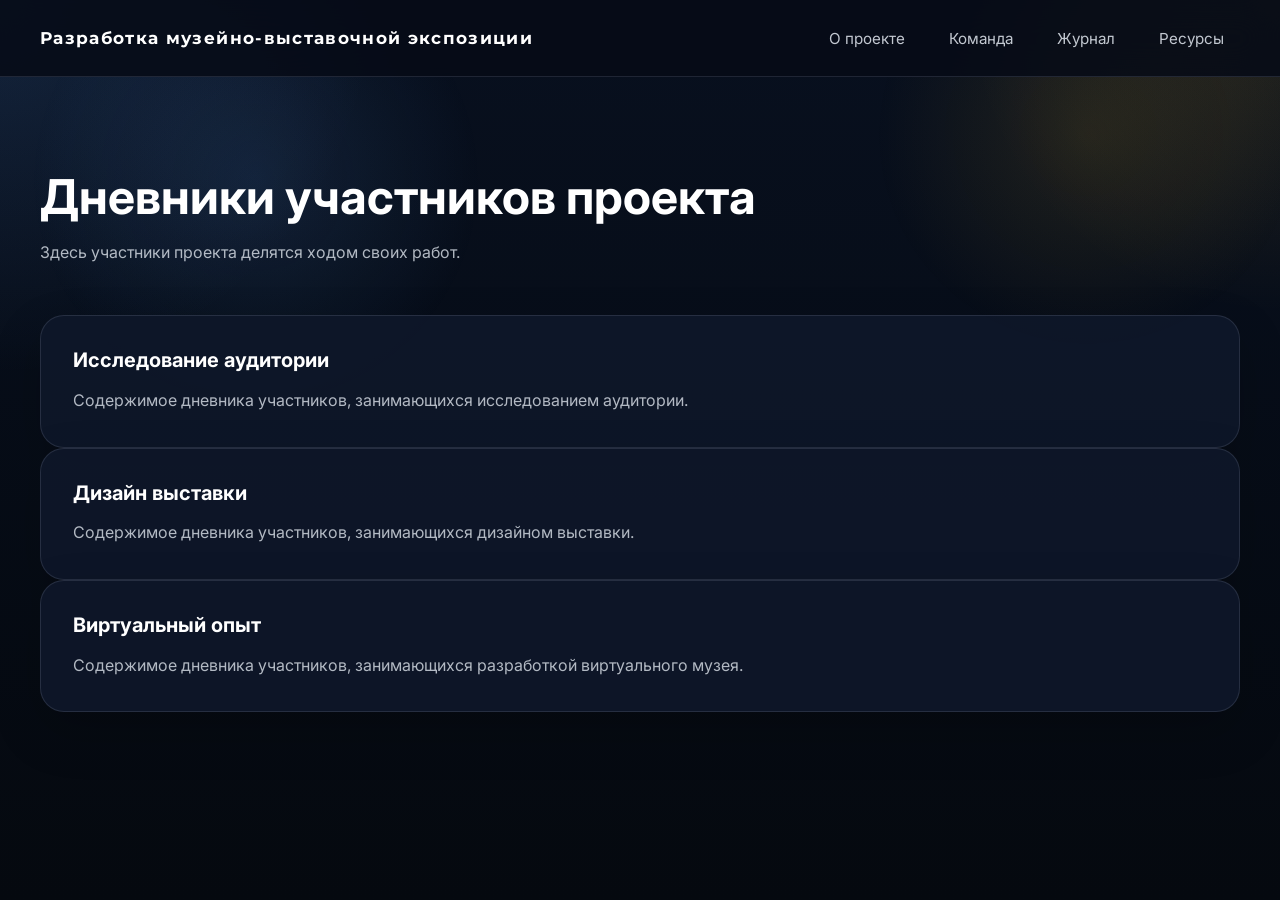
<file: site/Окуньков Максим/vjm-site/journal.html>
<!DOCTYPE html>
<html lang="ru">
<head>
    <meta charset="UTF-8">
    <meta name="viewport" content="width=device-width, initial-scale=1.0">
    <title>Дневники участников проекта</title>
    <link rel="preconnect" href="https://fonts.googleapis.com">
    <link rel="preconnect" href="https://fonts.gstatic.com" crossorigin>
    <link href="https://fonts.googleapis.com/css2?family=Inter:wght@400;500;600;700;800&family=Montserrat:wght@500;700;800&display=swap" rel="stylesheet">
    <link rel="stylesheet" href="css/style.css">
</head>
<body>
<header class="topbar">
    <div class="container topbar-inner">
        <a class="brand" href="index.html#home">Разработка музейно-выставочной экспозиции</a>
        <nav class="nav">
            <a href="index.html#about">О проекте</a>
            <a href="index.html#team">Команда</a>
            <a href="index.html#journal">Журнал</a>
            <a href="index.html#resources">Ресурсы</a>
        </nav>
    </div>
</header>
<main>
<section class="section">
    <div class="container">
        <div class="section-head">
            <h2 class="section-title">Дневники участников проекта</h2>
            <p class="section-text">Здесь участники проекта делятся ходом своих работ.</p>
        </div>
        <article class="card">
            <h3>Исследование аудитории</h3>
            <p>Содержимое дневника участников, занимающихся исследованием аудитории.</p>
        </article>
        <article class="card">
            <h3>Дизайн выставки</h3>
            <p>Содержимое дневника участников, занимающихся дизайном выставки.</p>
        </article>
        <article class="card">
            <h3>Виртуальный опыт</h3>
            <p>Содержимое дневника участников, занимающихся разработкой виртуального музея.</p>
        </article>
    </div>
</section>
</main>
</body>
</html>
</file>
<file: site/Колесник Дмитрий/mositlab-site/css/style.css>
@import url('https://fonts.googleapis.com/css2?family=Montserrat:wght@300;400;600;700;900&family=JetBrains+Mono:wght@400;700&display=swap');
:root {
    --bg: #0d0e11;
    --bg2: #13151a;
    --bg3: #1a1d24;
    --card: #181b22;
    --border: #252830;
    --accent: #22c55e;
    --accent2: #10b981;
    --gold: #f59e0b;
    --gold2: #f97316;
    --text: #e5e7eb;
    --text2: #9ca3af;
    --text3: #6b7280;
    --high: #22c55e;
    --med: #f59e0b;
    --low: #ef4444;
}
*, *::before, *::after { box-sizing: border-box; margin: 0; padding: 0; }
html { scroll-behavior: smooth; }
body { font-family: 'Montserrat', sans-serif; background: var(--bg); color: var(--text); min-height: 100vh; overflow-x: hidden; }
nav { position: fixed; top: 0; left: 0; right: 0; z-index: 1000; display: flex; align-items: center; justify-content: space-between; padding: 0 2.5rem; height: 60px; background: rgba(13,14,17,0.97); border-bottom: 1px solid var(--border); }
.nav-logo { font-family: 'JetBrains Mono', monospace; font-weight: 700; font-size: 1rem; color: var(--text); text-decoration: none; }
.nav-logo span { color: var(--accent2); }
.nav-links { display: flex; gap: 0.2rem; list-style: none; }
.nav-links a { display: block; padding: 0.4rem 0.85rem; color: var(--text2); text-decoration: none; font-size: 0.82rem; font-weight: 600; border-radius: 6px; transition: color .15s, background .15s; }
.nav-links a:hover, .nav-links a.active { color: var(--text); background: var(--bg3); }
.page { display: none; padding-top: 60px; min-height: 100vh; }
.page.active { display: block; }
.hero { min-height: calc(100vh - 60px); display: flex; align-items: center; padding: 4rem 2.5rem; position: relative; overflow: hidden; }
.hero-grid { position: absolute; inset: 0; background-image: linear-gradient(rgba(34,197,94,0.04) 1px, transparent 1px), linear-gradient(90deg, rgba(34,197,94,0.04) 1px, transparent 1px); background-size: 60px 60px; mask-image: radial-gradient(ellipse 70% 70% at 50% 50%, black, transparent); pointer-events: none; }
.hero-content { max-width: 700px; position: relative; z-index: 1; }
.hero-badge { display: inline-block; background: rgba(34,197,94,0.1); border: 1px solid rgba(34,197,94,0.25); color: var(--accent2); padding: 0.3rem 0.85rem; border-radius: 6px; font-size: 0.72rem; font-weight: 600; letter-spacing: 0.06em; text-transform: uppercase; margin-bottom: 1.5rem; }
.hero h1 { font-weight: 900; font-size: clamp(2rem, 4.5vw, 3.6rem); line-height: 1.08; letter-spacing: -0.02em; margin-bottom: 1rem; }
.hero h1 em { font-style: normal; color: var(--accent2); }
.hero-sub { font-size: 1rem; color: var(--text2); line-height: 1.7; margin-bottom: 2rem; max-width: 540px; }
.hero-stats { display: flex; gap: 2.5rem; margin-bottom: 2.5rem; flex-wrap: wrap; }
.stat { display: flex; flex-direction: column; gap: 0.2rem; }
.stat-num { font-family: 'JetBrains Mono', monospace; font-size: 1.9rem; font-weight: 700; color: var(--gold); line-height: 1; }
.stat-label { font-size: 0.7rem; color: var(--text3); text-transform: uppercase; letter-spacing: 0.06em; }
.hero-buttons { display: flex; gap: 0.75rem; flex-wrap: wrap; }
.btn { display: inline-flex; align-items: center; padding: 0.65rem 1.35rem; border-radius: 7px; font-size: 0.84rem; font-weight: 700; text-decoration: none; cursor: pointer; border: none; transition: background .15s, color .15s, border-color .15s; }
.btn-primary { background: var(--accent); color: #0d0e11; }
.btn-primary:hover { background: var(--accent2); }
.btn-ghost { background: transparent; color: var(--text2); border: 1px solid var(--border); }
.btn-ghost:hover { border-color: var(--accent2); color: var(--text); }
.section { padding: 4.5rem 2.5rem; max-width: 1180px; margin: 0 auto; }
.section-label { font-family: 'JetBrains Mono', monospace; font-size: 0.7rem; color: var(--accent2); text-transform: uppercase; letter-spacing: 0.1em; margin-bottom: 0.5rem; }
.section-title { font-size: clamp(1.5rem, 2.8vw, 2.2rem); font-weight: 900; letter-spacing: -0.02em; margin-bottom: 0.6rem; }
.section-sub { color: var(--text2); font-size: 0.92rem; line-height: 1.7; max-width: 580px; margin-bottom: 2.5rem; }
.cards { display: grid; grid-template-columns: repeat(auto-fill, minmax(260px, 1fr)); gap: 1rem; }
.card { background: var(--card); border: 1px solid var(--border); border-radius: 10px; padding: 1.35rem; transition: border-color .2s; }
.card:hover { border-color: var(--accent); }
.card-icon { font-size: 1.3rem; margin-bottom: 0.8rem; }
.card-title { font-weight: 700; font-size: 0.95rem; margin-bottom: 0.4rem; }
.card-text { color: var(--text2); font-size: 0.83rem; line-height: 1.6; }
.problem-grid { display: grid; grid-template-columns: 1fr 1fr; gap: 2.5rem; align-items: start; }
@media (max-width: 768px) { .problem-grid { grid-template-columns: 1fr; } }
.big-number { font-family: 'JetBrains Mono', monospace; font-size: 4.5rem; font-weight: 700; line-height: 1; color: var(--low); margin-bottom: 0.5rem; }
.highlight-box { background: rgba(34,197,94,0.05); border: 1px solid rgba(34,197,94,0.18); border-left: 3px solid var(--accent); border-radius: 6px; padding: 1rem 1.25rem; margin: 1.25rem 0; }
.highlight-box p { color: var(--text2); font-size: 0.87rem; line-height: 1.7; }
.arch-diagram { display: flex; align-items: center; justify-content: space-between; gap: 1rem; margin: 2rem 0; flex-wrap: wrap; }
.arch-box { flex: 1; min-width: 140px; background: var(--bg3); border: 1px solid var(--border); border-radius: 8px; padding: 1rem; text-align: center; }
.arch-box strong { display: block; color: var(--accent2); margin-bottom: 0.3rem; font-size: 0.9rem; }
.arch-box span { font-size: 0.75rem; color: var(--text2); }
.arch-arrow { color: var(--text3); font-size: 1.5rem; }
@media (max-width: 768px) { .arch-diagram { flex-direction: column; } .arch-arrow { transform: rotate(90deg); } }
.timeline { position: relative; padding-left: 1.75rem; }
.timeline::before { content: ''; position: absolute; left: 0; top: 0; bottom: 0; width: 2px; background: linear-gradient(to bottom, var(--accent), var(--border), transparent); }
.tl-item { position: relative; padding: 0 0 2.25rem 1.75rem; }
.tl-item::before { content: ''; position: absolute; left: -0.42rem; top: 0.35rem; width: 10px; height: 10px; background: var(--accent); border-radius: 50%; border: 2px solid var(--bg); }
.tl-num { font-family: 'JetBrains Mono', monospace; font-size: 0.68rem; color: var(--accent2); text-transform: uppercase; letter-spacing: 0.1em; margin-bottom: 0.3rem; }
.tl-title { font-weight: 700; font-size: 0.97rem; margin-bottom: 0.35rem; }
.tl-text { color: var(--text2); font-size: 0.84rem; line-height: 1.65; }
.leader-section { margin-bottom: 2.5rem; padding-bottom: 2rem; border-bottom: 1px solid var(--border); }
.team-grid { display: grid; grid-template-columns: repeat(auto-fill, minmax(240px, 1fr)); gap: 1rem; }
.team-card { background: var(--card); border: 1px solid var(--border); border-radius: 10px; padding: 1.35rem; transition: border-color .2s; }
.team-card:hover { border-color: var(--gold); }
.avatar { width: 48px; height: 48px; border-radius: 50%; background: linear-gradient(135deg, var(--accent), var(--gold)); display: flex; align-items: center; justify-content: center; font-weight: 900; font-size: 1rem; color: #0d0e11; margin-bottom: 0.9rem; }
.team-name { font-weight: 700; font-size: 0.9rem; margin-bottom: 0.15rem; }
.team-group { font-family: 'JetBrains Mono', monospace; font-size: 0.68rem; color: var(--accent2); margin-bottom: 0.5rem; }
.team-role { font-size: 0.76rem; color: var(--gold2); font-weight: 600; margin-bottom: 0.4rem; }
.team-contrib { color: var(--text2); font-size: 0.79rem; line-height: 1.6; }
.posts { display: flex; flex-direction: column; gap: 1.75rem; max-width: 800px; }
.post { background: var(--card); border: 1px solid var(--border); border-radius: 10px; padding: 1.6rem; transition: border-color .2s; position: relative; }
.post:hover { border-color: var(--accent); }
.post::before { content: ''; position: absolute; left: 0; top: 1.5rem; bottom: 1.5rem; width: 3px; background: var(--accent); border-radius: 0 3px 3px 0; opacity: 0.5; }
.post-body { padding-left: 1rem; }
.post-meta { display: flex; align-items: center; gap: 0.75rem; margin-bottom: 0.6rem; }
.post-date { font-family: 'JetBrains Mono', monospace; font-size: 0.69rem; color: var(--text3); }
.tag { font-size: 0.64rem; font-weight: 700; text-transform: uppercase; letter-spacing: 0.07em; padding: 0.15rem 0.45rem; border-radius: 4px; background: rgba(34,197,94,0.13); color: var(--accent2); }
.post-title { font-weight: 800; font-size: 1.05rem; margin-bottom: 0.55rem; line-height: 1.3; }
.post-text { color: var(--text2); font-size: 0.86rem; line-height: 1.7; }
.resources-grid { display: grid; grid-template-columns: repeat(auto-fill, minmax(290px, 1fr)); gap: 1rem; }
.res-card { background: var(--card); border: 1px solid var(--border); border-radius: 10px; padding: 1.35rem; text-decoration: none; color: inherit; display: block; transition: border-color .2s; }
.res-card:hover { border-color: var(--accent2); }
.res-type { font-family: 'JetBrains Mono', monospace; font-size: 0.64rem; text-transform: uppercase; letter-spacing: 0.1em; color: var(--text3); margin-bottom: 0.4rem; }
.res-title { font-weight: 700; font-size: 0.93rem; margin-bottom: 0.35rem; color: var(--text); }
.res-desc { font-size: 0.81rem; color: var(--text2); line-height: 1.6; }
.res-link { display: inline-block; margin-top: 0.75rem; font-size: 0.76rem; color: var(--accent2); font-weight: 600; }
.video-container { position: relative; padding-bottom: 56.25%; height: 0; overflow: hidden; border-radius: 10px; border: 1px solid var(--border); background: #000; }
.video-container iframe { position: absolute; top: 0; left: 0; width: 100%; height: 100%; }
hr.fancy { border: none; height: 1px; background: linear-gradient(90deg, transparent, var(--border), transparent); margin: 0 2.5rem; }
footer { text-align: center; padding: 2rem 2.5rem; color: var(--text3); font-size: 0.77rem; border-top: 1px solid var(--border); line-height: 1.8; }
footer strong { color: var(--text2); }
::-webkit-scrollbar { width: 6px; }
::-webkit-scrollbar-track { background: var(--bg2); }
::-webkit-scrollbar-thumb { background: var(--border); border-radius: 3px; }
</file>
<file: site/Окуньков Максим/vjm-site/css/style.css>
@import url('https://fonts.googleapis.com/css2?family=Inter:wght@400;500;600;700;800&family=Montserrat:wght@500;700;800&display=swap');

:root {
    --bg: #060b17;
    --surface: rgba(15,23,42,0.92);
    --surface-soft: rgba(15,23,42,0.72);
    --border: rgba(148,163,184,0.18);
    --text: #e2e8f0;
    --text-muted: rgba(226,232,240,0.78);
    --accent: #f59e0b;
    --accent-strong: #fbbf24;
    --radius: 28px;
}

* {
    margin: 0;
    padding: 0;
    box-sizing: border-box;
}

html {
    scroll-behavior: smooth;
}

body {
    min-height: 100vh;
    font-family: 'Inter', sans-serif;
    background: radial-gradient(circle at top left, rgba(96,165,250,0.14), transparent 24%),
                radial-gradient(circle at top right, rgba(251,191,36,0.12), transparent 20%),
                linear-gradient(180deg, #08101f 0%, #05090f 100%);
    color: var(--text);
}

body::before {
    content: '';
    position: fixed;
    inset: 0;
    background: radial-gradient(circle at 20% 20%, rgba(96,165,250,0.12), transparent 18%),
                radial-gradient(circle at 85% 15%, rgba(251,191,36,0.1), transparent 16%);
    pointer-events: none;
    z-index: -1;
}

img {
    max-width: 100%;
    display: block;
}

a {
    color: inherit;
    text-decoration: none;
}

.container {
    width: min(1200px, calc(100% - 2rem));
    margin: 0 auto;
}

main {
    padding-top: 76px;
}

section {
    scroll-margin-top: 96px;
}

.topbar {
    position: fixed;
    inset: 0 0 auto 0;
    z-index: 100;
    background: rgba(6,11,23,0.86);
    border-bottom: 1px solid var(--border);
    backdrop-filter: blur(18px);
}

.topbar-inner {
    display: flex;
    align-items: center;
    justify-content: space-between;
    gap: 1rem;
    height: 76px;
}

.brand {
    font-family: 'Montserrat', sans-serif;
    font-weight: 700;
    font-size: 1.05rem;
    letter-spacing: 0.08em;
    color: #ffffff;
}

.nav {
    display: flex;
    flex-wrap: wrap;
    gap: 0.75rem;
}

.nav a {
    display: inline-flex;
    align-items: center;
    gap: 0.35rem;
    padding: 0.75rem 1rem;
    border-radius: 999px;
    color: rgba(226,232,240,0.86);
    transition: background 0.25s ease, color 0.25s ease;
    font-size: 0.95rem;
}

.nav a:hover,
.nav a:focus-visible {
    background: rgba(255,255,255,0.08);
    color: #ffffff;
}

.hero {
    min-height: calc(100vh - 76px);
    display: grid;
    place-items: center;
    padding: 7rem 0 4rem;
}

.hero-panel {
    background: rgba(15,23,42,0.88);
    border: 1px solid var(--border);
    border-radius: var(--radius);
    padding: 3rem;
    display: flex;
    flex-direction: column;
    align-items: stretch;
    gap: 1rem;
    box-shadow: 0 40px 90px rgba(0,0,0,0.35);
}

.eyebrow {
    display: inline-block;
    margin-bottom: 1rem;
    font-size: 0.83rem;
    letter-spacing: 0.18em;
    text-transform: uppercase;
    color: var(--accent-strong);
}

.hero-panel h1 {
    font-size: clamp(2.7rem, 5vw, 4.4rem);
    line-height: 1.05;
    width: 100%;
    max-width: none;
    margin-bottom: 1.5rem;
    color: #ffffff;
}

.hero-panel p {
    width: 100%;
    max-width: none;
    font-size: 1rem;
    color: var(--text-muted);
    margin-bottom: 2rem;
}

.hero-image {
    width: 100%;
    height: auto;
    border-radius: calc(var(--radius) - 4px);
    margin-bottom: 2rem;
    box-shadow: 0 20px 50px rgba(0,0,0,0.3);
}

.hero-actions {
    display: flex;
    flex-wrap: wrap;
    gap: 1rem;
}

.btn {
    display: inline-flex;
    align-items: center;
    justify-content: center;
    min-height: 48px;
    padding: 0 1.5rem;
    border-radius: 999px;
    font-weight: 600;
    transition: transform 0.25s ease, box-shadow 0.25s ease, background 0.25s ease;
}

.btn-primary {
    background: var(--accent);
    color: #08141c;
}

.btn-primary:hover {
    transform: translateY(-1px);
    box-shadow: 0 22px 40px rgba(245,158,11,0.22);
}

.btn-secondary {
    background: rgba(255,255,255,0.08);
    color: #e2e8f0;
    border: 1px solid rgba(226,232,240,0.12);
}

.btn-secondary:hover {
    background: rgba(255,255,255,0.14);
}

.section {
    padding: 6rem 0;
}

.section-alt {
    background: rgba(255,255,255,0.03);
}

.section-head {
    max-width: 720px;
    margin-bottom: 3rem;
}

.section-label {
    display: inline-block;
    margin-bottom: 1rem;
    color: var(--accent-strong);
    font-size: 0.88rem;
    letter-spacing: 0.18em;
    text-transform: uppercase;
    font-weight: 700;
}

.section-title {
    font-size: clamp(2rem, 4vw, 3rem);
    line-height: 1.05;
    margin-bottom: 1rem;
    color: #ffffff;
}

.section-text {
    color: var(--text-muted);
    font-size: 1rem;
    line-height: 1.8;
}

.grid {
    display: grid;
    gap: 1.5rem;
}

.grid-2 {
    grid-template-columns: repeat(2, minmax(0, 1fr));
}

.grid-3 {
    grid-template-columns: repeat(3, minmax(0, 1fr));
}

.card {
    background: var(--surface);
    border: 1px solid var(--border);
    border-radius: calc(var(--radius) - 4px);
    padding: 2rem;
    box-shadow: 0 20px 50px rgba(0,0,0,0.18);
    display: flex;
    flex-direction: column;
    align-items: stretch;
}

.card h3 {
    font-size: 1.25rem;
    margin-bottom: 0.85rem;
    color: #ffffff;
    width: 100%;
}

.card p,
.card li {
    color: var(--text-muted);
    font-size: 1rem;
    line-height: 1.8;
    width: 100%;
}

.card ul {
    list-style: none;
    padding-left: 0;
    margin: 0;
    display: grid;
    gap: 0.75rem;
    width: 100%;
}

.card li::before {
    content: '•';
    margin-right: 0.75rem;
    color: var(--accent);
}

.card-gif {
    width: 100%;
    height: auto;
    border-radius: calc(var(--radius) - 8px);
    margin-top: 1rem;
}

.card h3 a {
    color: #ffffff;
    transition: color 0.25s ease;
}

.card h3 a:hover {
    color: var(--accent-strong);
}

.journal-image {
    width: 100%;
    height: auto;
    border-radius: calc(var(--radius) - 4px);
    margin: 2rem 0;
    box-shadow: 0 20px 50px rgba(0,0,0,0.3);
}

.journal-content {
    color: var(--text-muted);
    font-size: 1rem;
    line-height: 1.8;
}

.journal-content h3 {
    color: #ffffff;
    font-size: 1.25rem;
    margin-top: 2rem;
    margin-bottom: 1rem;
    font-weight: 600;
}

.journal-content h4 {
    color: #ffffff;
    font-size: 1.1rem;
    margin-top: 1.5rem;
    margin-bottom: 0.75rem;
    font-weight: 600;
}

.journal-content p {
    margin-bottom: 1rem;
}

.journal-content ul {
    list-style: none;
    padding-left: 1.5rem;
    margin: 1rem 0;
}

.journal-content li {
    color: var(--text-muted);
    margin-bottom: 0.5rem;
    position: relative;
    padding-left: 0.75rem;
}

.journal-content li::before {
    content: '•';
    color: var(--accent);
    margin-right: 0.75rem;
    position: absolute;
    left: 0;
}

@media (max-width: 980px) {
    .grid-3,
    .grid-2 {
        grid-template-columns: repeat(2, minmax(0, 1fr));
    }
}

@media (max-width: 730px) {
    .topbar-inner {
        flex-direction: column;
        align-items: flex-start;
        padding: 1rem 0;
        height: auto;
    }

    .nav {
        width: 100%;
        justify-content: center;
    }

    .hero {
        padding: 6rem 0 3rem;
    }

    .hero-panel {
        padding: 2.5rem;
    }

    .hero-panel h1 {
        font-size: 2.5rem;
    }

    .grid-3,
    .grid-2 {
        grid-template-columns: 1fr;
    }
}
</file>
